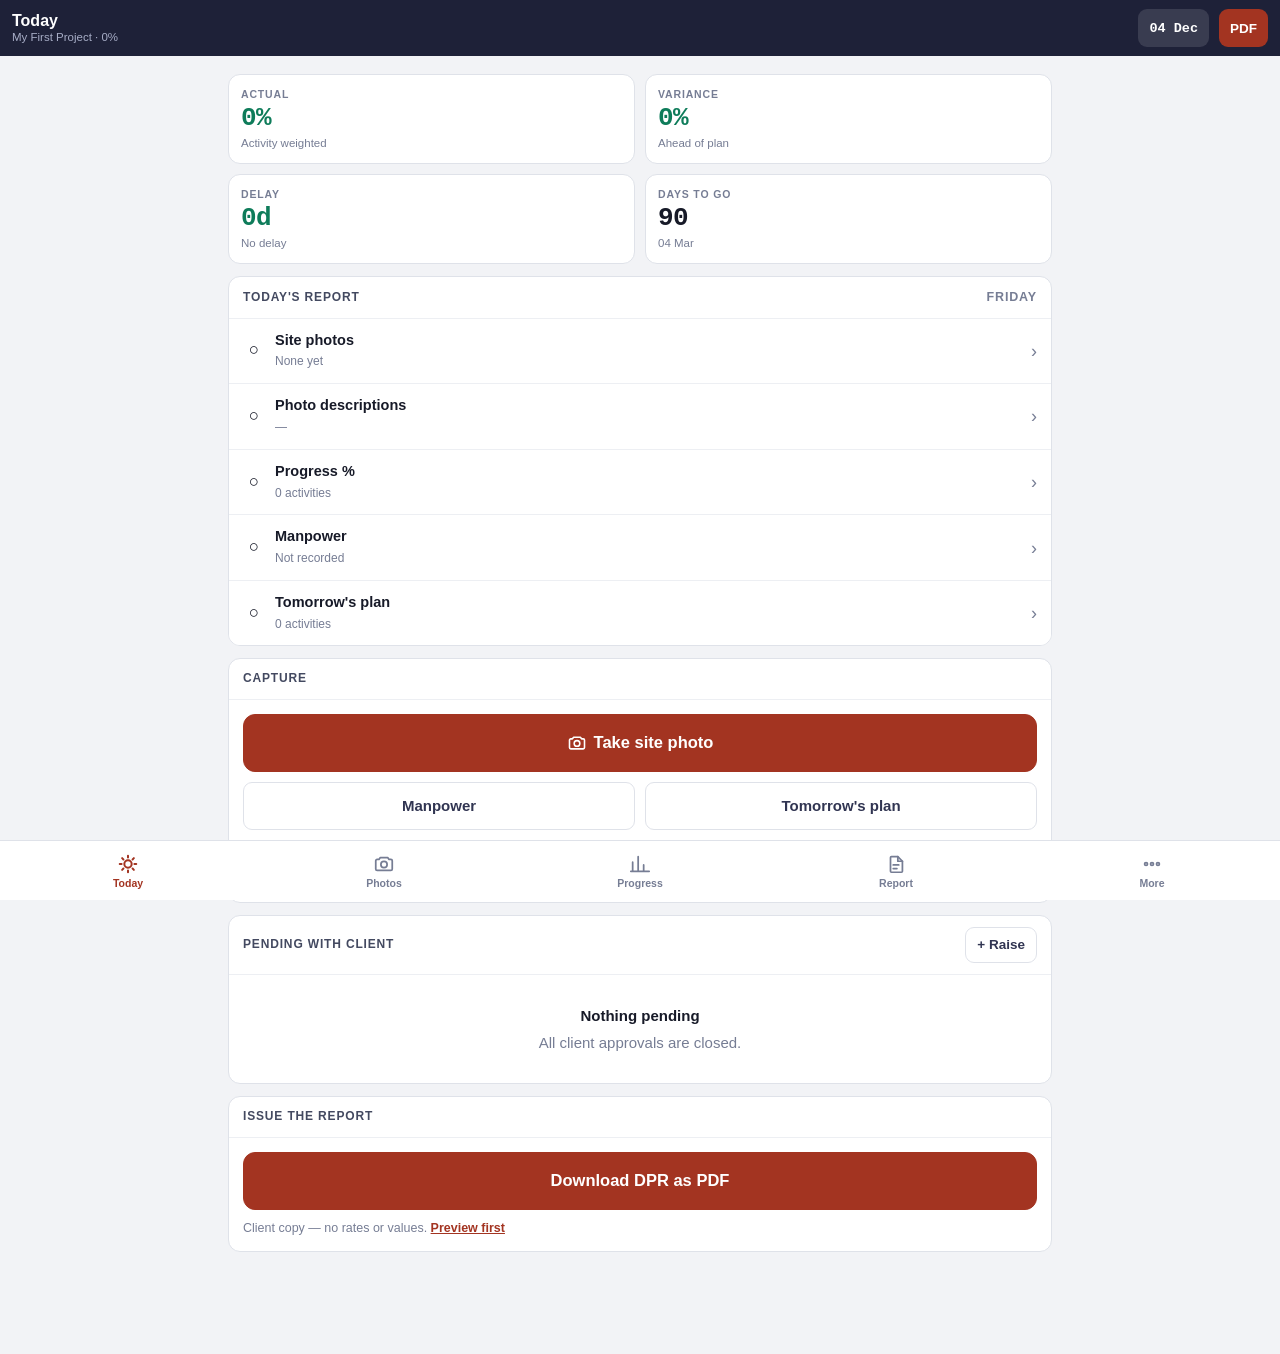
<file: index.html>
<!DOCTYPE html>
<html lang="en">
<head>
<meta charset="utf-8">
<meta name="viewport" content="width=device-width, initial-scale=1, viewport-fit=cover, maximum-scale=5">
<title>HIDECOR SiteLog — Daily Progress Report</title>
<meta name="description" content="Capture site photos with descriptions, daily progress, manpower and approvals on site, then issue the Daily Progress Report as a PDF. Works offline.">
<meta name="theme-color" content="#1E2138">
<meta name="color-scheme" content="light">
<link rel="manifest" href="manifest.json">
<link rel="icon" href="favicon.png" sizes="32x32">
<link rel="icon" href="icons/icon-192.png" sizes="192x192">
<link rel="apple-touch-icon" href="icons/apple-touch-icon.png">
<!-- iOS standalone behaviour: Safari still reads these alongside the manifest -->
<meta name="apple-mobile-web-app-capable" content="yes">
<meta name="mobile-web-app-capable" content="yes">
<meta name="apple-mobile-web-app-status-bar-style" content="black-translucent">
<meta name="apple-mobile-web-app-title" content="SiteLog">
<meta name="format-detection" content="telephone=no">
<link rel="stylesheet" href="css/app.css">
</head>
<body>

<header id="top">
  <div class="ttl" id="topTitle">SiteLog</div>
  <button id="datePill" aria-label="Change report date">—</button>
  <button id="btnPdf" class="acc" aria-label="Create PDF">PDF</button>
</header>

<main id="view"></main>

<nav id="nav" aria-label="Main"></nav>

<div id="install" role="dialog" aria-label="Install app">
  <div class="t"><b>Install SiteLog</b>Add it to your home screen and it opens like any other app, offline.</div>
  <button class="btn sm sec" onclick="dismissInstall()">Later</button>
  <button class="btn sm acc" onclick="doInstall()">Install</button>
</div>

<div id="sheetbg" role="dialog" aria-modal="true">
  <div id="sheet">
    <div class="grab"></div>
    <h3><span id="sheetTitle"></span><button class="x" onclick="closeSheet()" aria-label="Close">&times;</button></h3>
    <div class="sb" id="sheetBody"></div>
    <div class="sf" id="sheetFoot"></div>
  </div>
</div>

<div id="busy"><div class="spin"></div><div id="busyMsg" class="mini"></div></div>
<div id="toast" role="status" aria-live="polite"></div>

<script src="js/core.js"></script>
<script src="js/pdf.js"></script>
<script src="js/report.js"></script>
<script src="js/app.js"></script>
</body>
</html>
</file>
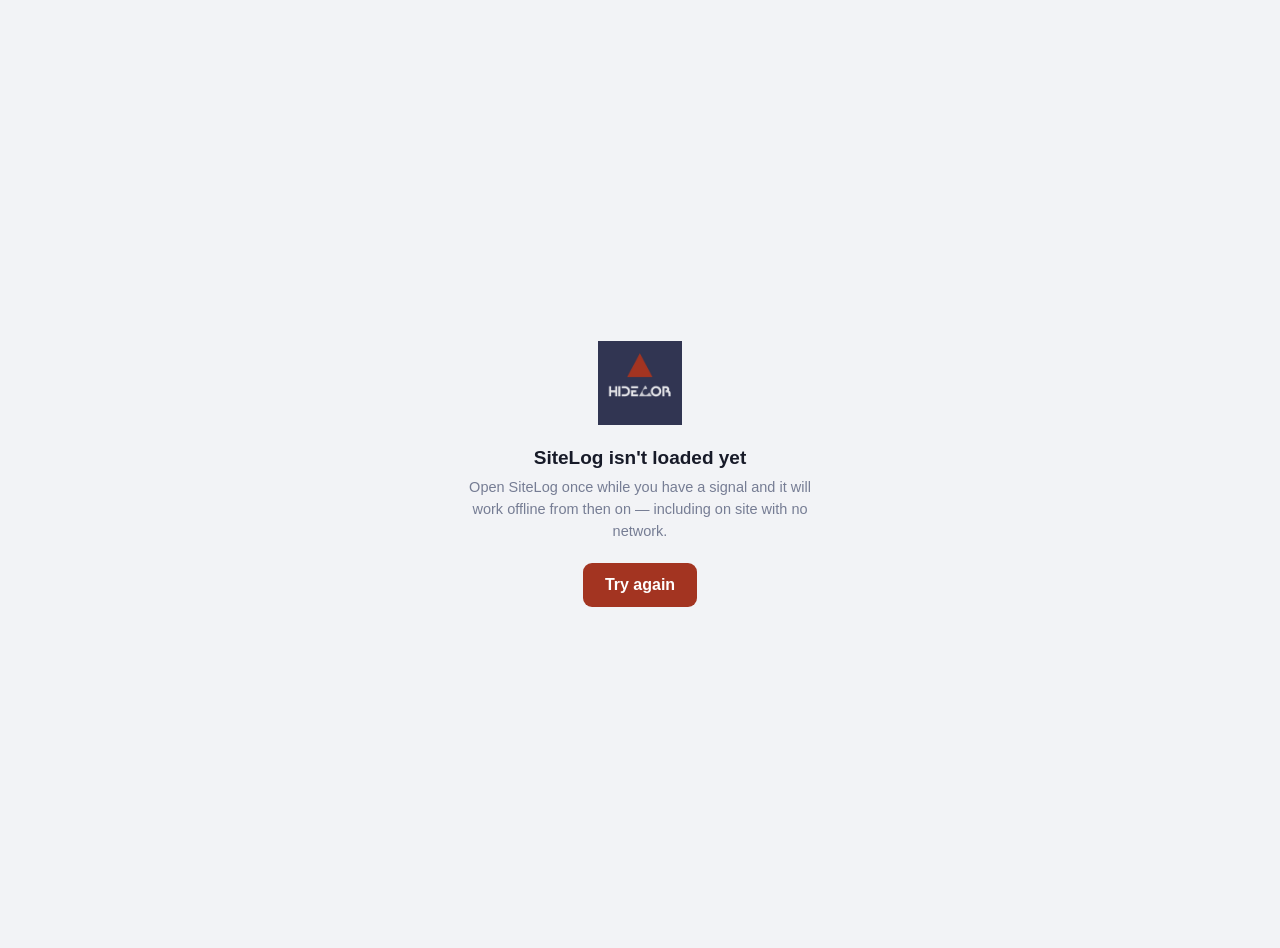
<file: offline.html>
<!DOCTYPE html>
<html lang="en"><head><meta charset="utf-8">
<meta name="viewport" content="width=device-width,initial-scale=1,viewport-fit=cover">
<title>SiteLog — offline</title>
<style>
body{margin:0;font-family:-apple-system,"Segoe UI",Roboto,sans-serif;background:#F2F3F6;color:#171A28;
display:flex;align-items:center;justify-content:center;min-height:100vh;padding:24px;text-align:center}
.w{max-width:360px}img{width:84px;margin-bottom:18px}
h1{font-size:19px;margin:0 0 8px}p{color:#767D94;font-size:14.5px;line-height:1.5;margin:0 0 20px}
a{display:inline-block;background:#A33421;color:#fff;text-decoration:none;padding:13px 22px;border-radius:9px;font-weight:650}
</style></head>
<body><div class="w">
<img src="icons/icon-192.png" alt="HIDECOR">
<h1>SiteLog isn't loaded yet</h1>
<p>Open SiteLog once while you have a signal and it will work offline from then on — including on site with no network.</p>
<a href="./index.html">Try again</a>
</div></body></html>
</file>
<file: css/app.css>
/* ============================================================
   HIDECOR SiteLog Mobile — built thumb-first for a phone on site.
   Large targets, bottom navigation, one column, high contrast for
   daylight. Scales up to tablet and desktop without changing shape.
   ============================================================ */
:root{
  --navy:#313552; --navy-d:#1E2138; --navy-l:#4A5070;
  --rust:#A33421; --rust-l:#C2503A; --rust-s:#FBECE8;
  --bg:#F2F3F6; --card:#FFFFFF; --line:#DFE2E9; --line-2:#EDEFF3;
  --ink:#171A28; --ink-2:#434960; --muted:#767D94;
  --ok:#0E7C5A; --ok-s:#E3F2EB;
  --warn:#9C6400; --warn-s:#FDF3DF;
  --bad:#A33421; --bad-s:#FBECE8;
  --r:12px; --r-s:9px;
  --sans:-apple-system,BlinkMacSystemFont,"Segoe UI",Roboto,"Helvetica Neue",sans-serif;
  --mono:ui-monospace,"SF Mono",Menlo,Consolas,monospace;
  --tap:48px;
  --top:calc(56px + env(safe-area-inset-top));
  --bot:calc(60px + env(safe-area-inset-bottom));
  --shadow:0 2px 10px rgba(23,26,40,.08);
}
*{box-sizing:border-box;-webkit-tap-highlight-color:transparent}
html,body{margin:0;padding:0;overscroll-behavior-y:contain}
body{
  font-family:var(--sans);background:var(--bg);color:var(--ink);
  font-size:15px;line-height:1.45;-webkit-text-size-adjust:100%;
  padding-top:var(--top);padding-bottom:var(--bot);
}
h1,h2,h3,h4{margin:0;font-weight:650;letter-spacing:-.011em}
button,input,select,textarea{font-family:inherit;font-size:16px;color:inherit}/* 16px stops iOS zoom-on-focus */
.num{font-family:var(--mono);font-variant-numeric:tabular-nums}
.mini{font-size:12.5px;color:var(--muted)}
.hide{display:none !important}

/* ---------- app bar ---------- */
#top{
  position:fixed;top:0;left:0;right:0;z-index:40;background:var(--navy-d);color:#fff;
  padding:env(safe-area-inset-top) 12px 0;height:var(--top);
  display:flex;align-items:center;gap:10px;
}
#top .ttl{font-size:16px;font-weight:650;line-height:1.15;flex:1;min-width:0}
#top .ttl small{display:block;font-size:11.5px;font-weight:400;color:#A7ADC6;white-space:nowrap;overflow:hidden;text-overflow:ellipsis}
#top button{
  background:rgba(255,255,255,.12);border:0;color:#fff;height:38px;min-width:38px;
  border-radius:var(--r-s);padding:0 11px;font-size:13.5px;font-weight:600;cursor:pointer;
  display:inline-flex;align-items:center;gap:6px;
}
#top button:active{background:rgba(255,255,255,.26)}
#top button.acc{background:var(--rust)}
#datePill{font-family:var(--mono);font-size:13px}

/* ---------- bottom nav ---------- */
#nav{
  position:fixed;bottom:0;left:0;right:0;z-index:40;background:#fff;
  border-top:1px solid var(--line);display:flex;
  padding-bottom:env(safe-area-inset-bottom);height:var(--bot);
}
#nav button{
  flex:1;background:none;border:0;cursor:pointer;color:var(--muted);
  display:flex;flex-direction:column;align-items:center;justify-content:center;gap:2px;
  font-size:10.5px;font-weight:600;padding:5px 2px;position:relative;
}
#nav button .ic{width:22px;height:22px;display:block}
#nav button.on{color:var(--rust)}
#nav button.on .ic{stroke-width:2.2}
#nav .dot{
  position:absolute;top:5px;right:50%;margin-right:-20px;background:var(--rust);color:#fff;
  font-size:9.5px;font-weight:700;min-width:16px;height:16px;border-radius:9px;
  display:flex;align-items:center;justify-content:center;padding:0 4px;font-family:var(--mono);
}

/* ---------- layout ---------- */
#view{padding:12px 12px 24px;max-width:860px;margin:0 auto}
.card{background:var(--card);border:1px solid var(--line);border-radius:var(--r);margin-bottom:12px;overflow:hidden}
.card>h3{
  padding:11px 14px;border-bottom:1px solid var(--line-2);font-size:12px;
  text-transform:uppercase;letter-spacing:.07em;color:var(--ink-2);
  display:flex;align-items:center;gap:8px;flex-wrap:wrap;
}
.card>h3 .sp{flex:1}
.card .body{padding:14px}
.card .body.tight{padding:0}
.grid{display:grid;gap:10px}
.g2{grid-template-columns:1fr 1fr}
.g3{grid-template-columns:repeat(3,1fr)}
@media(min-width:620px){.g2-wide{grid-template-columns:1fr 1fr}}
.stack>*+*{margin-top:12px}
.row{display:flex;gap:8px;align-items:center;flex-wrap:wrap}

/* ---------- controls ---------- */
.btn svg{flex:0 0 auto}
.btn{
  background:var(--navy);color:#fff;border:1px solid var(--navy);
  min-height:var(--tap);padding:0 16px;border-radius:var(--r-s);cursor:pointer;
  font-weight:650;font-size:15px;display:inline-flex;align-items:center;justify-content:center;gap:7px;
}
.btn:active{transform:scale(.985)}
.btn.sec{background:#fff;color:var(--navy);border-color:var(--line)}
.btn.acc{background:var(--rust);border-color:var(--rust)}
.btn.ok{background:var(--ok);border-color:var(--ok)}
.btn.del{background:#fff;color:var(--rust);border-color:var(--line)}
.btn.sm{min-height:36px;padding:0 11px;font-size:13.5px;font-weight:600}
.btn.full{width:100%}
.btn.big{min-height:58px;font-size:16.5px;border-radius:var(--r)}
.btn:disabled{opacity:.45}
label.f{display:block;font-size:11.5px;text-transform:uppercase;letter-spacing:.06em;color:var(--muted);margin-bottom:5px;font-weight:650}
input[type=text],input[type=number],input[type=date],input[type=time],select,textarea{
  width:100%;min-height:var(--tap);padding:11px 12px;border:1px solid var(--line);
  border-radius:var(--r-s);background:#fff;appearance:none;
}
select{background-image:url("data:image/svg+xml,%3Csvg xmlns='http://www.w3.org/2000/svg' width='12' height='8'%3E%3Cpath d='M1 1l5 5 5-5' stroke='%23767D94' stroke-width='2' fill='none'/%3E%3C/svg%3E");
  background-repeat:no-repeat;background-position:right 12px center;padding-right:34px}
textarea{min-height:88px;resize:vertical;line-height:1.5}
input:focus,select:focus,textarea:focus{outline:2px solid rgba(49,53,82,.4);outline-offset:-1px;border-color:var(--navy)}
input[type=checkbox]{width:22px;height:22px;min-height:0;margin:0 8px 0 0;accent-color:var(--rust)}
.switchrow{display:flex;align-items:center;gap:10px;padding:12px 0;border-bottom:1px solid var(--line-2)}
.switchrow:last-child{border-bottom:0}
.switchrow .t{flex:1;min-width:0}
.switchrow .t b{display:block;font-weight:600;font-size:14.5px}
.seg{display:flex;border:1px solid var(--line);border-radius:var(--r-s);overflow:hidden;background:#fff}
.seg button{flex:1;background:#fff;border:0;border-right:1px solid var(--line);min-height:42px;cursor:pointer;color:var(--muted);font-weight:650;font-size:13.5px}
.seg button:last-child{border-right:0}
.seg button.on{background:var(--navy);color:#fff}

/* ---------- stepper (manpower, quantities) ---------- */
.step{display:flex;align-items:center;border:1px solid var(--line);border-radius:var(--r-s);overflow:hidden;background:#fff}
.step button{width:46px;min-height:46px;border:0;background:#F6F7FA;font-size:22px;font-weight:600;color:var(--navy);cursor:pointer;line-height:1}
.step button:active{background:var(--line-2)}
.step input{border:0;border-radius:0;text-align:center;font-family:var(--mono);font-weight:650;min-height:46px;padding:0;width:100%}

/* ---------- KPI ---------- */
.kpi{background:#fff;border:1px solid var(--line);border-radius:var(--r);padding:12px}
.kpi .k{font-size:10.5px;text-transform:uppercase;letter-spacing:.08em;color:var(--muted);font-weight:700}
.kpi .v{font-size:26px;font-weight:700;font-family:var(--mono);letter-spacing:-.02em;margin-top:3px;line-height:1.05}
.kpi .s{font-size:11.5px;color:var(--muted);margin-top:2px}
.kpi.ok .v{color:var(--ok)}.kpi.bad .v{color:var(--bad)}.kpi.warn .v{color:var(--warn)}

/* ---------- bars, pills ---------- */
.bar{height:8px;background:var(--line-2);border-radius:5px;overflow:hidden;position:relative}
.bar i{display:block;height:100%;background:var(--rust);border-radius:5px}
.bar em{position:absolute;top:-2px;width:2px;height:12px;background:var(--navy-d);opacity:.8}
.pill{display:inline-block;font-size:11px;font-weight:700;padding:3px 9px;border-radius:11px}
.p-ok{background:var(--ok-s);color:var(--ok)}
.p-warn{background:var(--warn-s);color:var(--warn)}
.p-bad{background:var(--bad-s);color:var(--bad)}
.p-mut{background:var(--line-2);color:var(--ink-2)}

/* ---------- list rows ---------- */
.lrow{display:flex;gap:10px;align-items:center;padding:12px 14px;border-bottom:1px solid var(--line-2);background:#fff}
.lrow:last-child{border-bottom:0}
.lrow .t{flex:1;min-width:0}
.lrow .t b{display:block;font-weight:600;font-size:14.5px;line-height:1.3}
.lrow .t span{font-size:12px;color:var(--muted)}
.lrow .v{font-family:var(--mono);font-weight:700;font-size:15px;white-space:nowrap}
.tapr{cursor:pointer}
.tapr:active{background:#F7F8FB}
.chev{color:var(--muted);font-size:18px;line-height:1}

/* ---------- progress activity row ---------- */
.act{padding:12px 14px;border-bottom:1px solid var(--line-2);background:#fff}
.act:last-child{border-bottom:0}
.act .nm{font-weight:600;font-size:14.5px;line-height:1.3;margin-bottom:8px}
.act .ctl{display:flex;gap:8px;align-items:center}
.act .ctl .lab{font-size:10.5px;color:var(--muted);text-transform:uppercase;letter-spacing:.05em;font-weight:700;width:48px}
.act .pbar{margin-top:9px}
.sechead{background:var(--navy);color:#fff;padding:8px 14px;font-size:11.5px;font-weight:700;text-transform:uppercase;letter-spacing:.06em;position:sticky;top:var(--top);z-index:5}
.quick{display:flex;gap:6px;margin-top:9px;flex-wrap:wrap}
.quick button{flex:1;min-width:52px;min-height:38px;border:1px solid var(--line);background:#fff;border-radius:var(--r-s);font-weight:650;font-size:13px;cursor:pointer;color:var(--ink-2)}
.quick button:active,.quick button.on{background:var(--navy);color:#fff;border-color:var(--navy)}

/* ---------- photos ---------- */
.capbar{position:sticky;top:0;z-index:6;background:var(--bg);padding-bottom:10px}
.phgrid{display:grid;grid-template-columns:1fr 1fr;gap:10px}
@media(min-width:560px){.phgrid{grid-template-columns:repeat(3,1fr)}}
.ph{background:#fff;border:1px solid var(--line);border-radius:var(--r);overflow:hidden;position:relative}
.ph img{width:100%;aspect-ratio:4/3;object-fit:cover;display:block;background:var(--line-2)}
.ph .meta{padding:8px 9px}
.ph .meta b{display:block;font-size:12.5px;font-weight:600;line-height:1.35;
  display:-webkit-box;-webkit-line-clamp:2;-webkit-box-orient:vertical;overflow:hidden}
.ph .meta span{font-size:11px;color:var(--muted)}
.ph .meta .need{color:var(--rust);font-weight:650}
.ph .tag{position:absolute;top:7px;left:7px;background:rgba(10,12,22,.72);color:#fff;font-size:10px;font-weight:700;padding:3px 7px;border-radius:9px}
.ph .num{position:absolute;top:7px;right:7px;background:rgba(255,255,255,.92);color:var(--navy);font-size:10.5px;font-weight:700;width:20px;height:20px;border-radius:50%;display:flex;align-items:center;justify-content:center}
.dz{border:2px dashed var(--line);border-radius:var(--r);padding:22px 14px;text-align:center;color:var(--muted);background:#FBFBFD}
.dz.hot{border-color:var(--rust);background:var(--rust-s);color:var(--rust)}

/* ---------- sheet (bottom modal) ---------- */
#sheetbg{position:fixed;inset:0;background:rgba(16,18,30,.52);z-index:60;display:none;align-items:flex-end;justify-content:center}
#sheetbg.on{display:flex}
#sheet{
  background:#fff;width:100%;max-width:640px;border-radius:16px 16px 0 0;
  max-height:92vh;display:flex;flex-direction:column;
  padding-bottom:env(safe-area-inset-bottom);animation:up .18s ease-out;
}
@keyframes up{from{transform:translateY(22px);opacity:.6}to{transform:none;opacity:1}}
#sheet h3{padding:14px 16px;border-bottom:1px solid var(--line-2);display:flex;align-items:center;gap:10px;font-size:16px}
#sheet .sb{padding:16px;overflow:auto;flex:1}
#sheet .sf{padding:12px 16px;border-top:1px solid var(--line-2);display:flex;gap:9px;background:#FAFBFD}
#sheet .sf .btn{flex:1}
.x{margin-left:auto;background:none;border:0;font-size:26px;line-height:1;color:var(--muted);cursor:pointer;padding:0 4px;min-height:38px}
.grab{width:38px;height:4px;background:var(--line);border-radius:3px;margin:8px auto 0}

/* ---------- feedback ---------- */
#toast{
  position:fixed;left:50%;bottom:calc(var(--bot) + 14px);transform:translateX(-50%) translateY(16px);
  background:var(--navy-d);color:#fff;padding:12px 18px;border-radius:24px;opacity:0;
  transition:.2s;z-index:80;font-weight:600;font-size:14px;box-shadow:0 8px 24px rgba(0,0,0,.26);
  max-width:90vw;text-align:center;pointer-events:none;
}
#toast.show{opacity:1;transform:translateX(-50%)}
#busy{position:fixed;inset:0;background:rgba(242,243,246,.9);z-index:90;display:none;flex-direction:column;align-items:center;justify-content:center;gap:14px}
#busy.on{display:flex}
.spin{width:34px;height:34px;border:3px solid var(--line);border-top-color:var(--rust);border-radius:50%;animation:sp .7s linear infinite}
@keyframes sp{to{transform:rotate(360deg)}}
.empty{padding:30px 18px;text-align:center;color:var(--muted)}
.empty b{display:block;color:var(--ink);font-size:15px;margin-bottom:5px;font-weight:650}
.note{padding:11px 13px;border-radius:var(--r-s);font-size:13px;margin-bottom:11px;line-height:1.45}
.note.ok{background:var(--ok-s);color:#0B5F45;border:1px solid #BFE0D2}
.note.warn{background:var(--warn-s);color:#6B4A00;border:1px solid #EBD9AC}
.note.bad{background:var(--bad-s);color:var(--rust);border:1px solid #EFCFC7}
.linkish{color:var(--rust);background:none;border:0;padding:0;font-weight:650;text-decoration:underline;cursor:pointer;font-size:inherit;min-height:0}

/* ---------- install prompt ---------- */
#install{position:fixed;left:10px;right:10px;bottom:calc(var(--bot) + 10px);z-index:50;
  background:var(--navy-d);color:#fff;border-radius:var(--r);padding:13px 14px;display:none;
  align-items:center;gap:12px;box-shadow:0 10px 30px rgba(0,0,0,.3)}
#install.on{display:flex}
#install .t{flex:1;font-size:13.5px;line-height:1.35}
#install .t b{display:block;font-size:14.5px}

/* ---------- preview ---------- */
#prev{background:#fff;padding:10px;border:1px solid var(--line);border-radius:var(--r);overflow:auto}
#prev table{border-collapse:collapse;width:100%;min-width:560px}
#prev th,#prev td{border:1px solid #444;padding:3px 5px;font-size:10.5px;vertical-align:top;text-align:left}
#prev th{background:#DCE6D5;font-weight:700}
#prev .hd{background:#F5C9A8;font-weight:700;text-align:center}
#prev .sub{background:#E7EBF2;font-weight:700}
#prev .grn{background:#DCE6D5}
#prev .yel{background:#FFF2A8}
#prev .b{font-weight:700}
#prev .pct{font-weight:700;color:#A33421}
#prev img.ph{width:100%;height:auto;border-radius:0}

@media(min-width:760px){
  body{font-size:15px}
  #view{padding:18px 18px 30px}
  .g2-wide{grid-template-columns:1fr 1fr}
}
@media(prefers-reduced-motion:reduce){*{animation:none !important;transition:none !important}}
</file>
